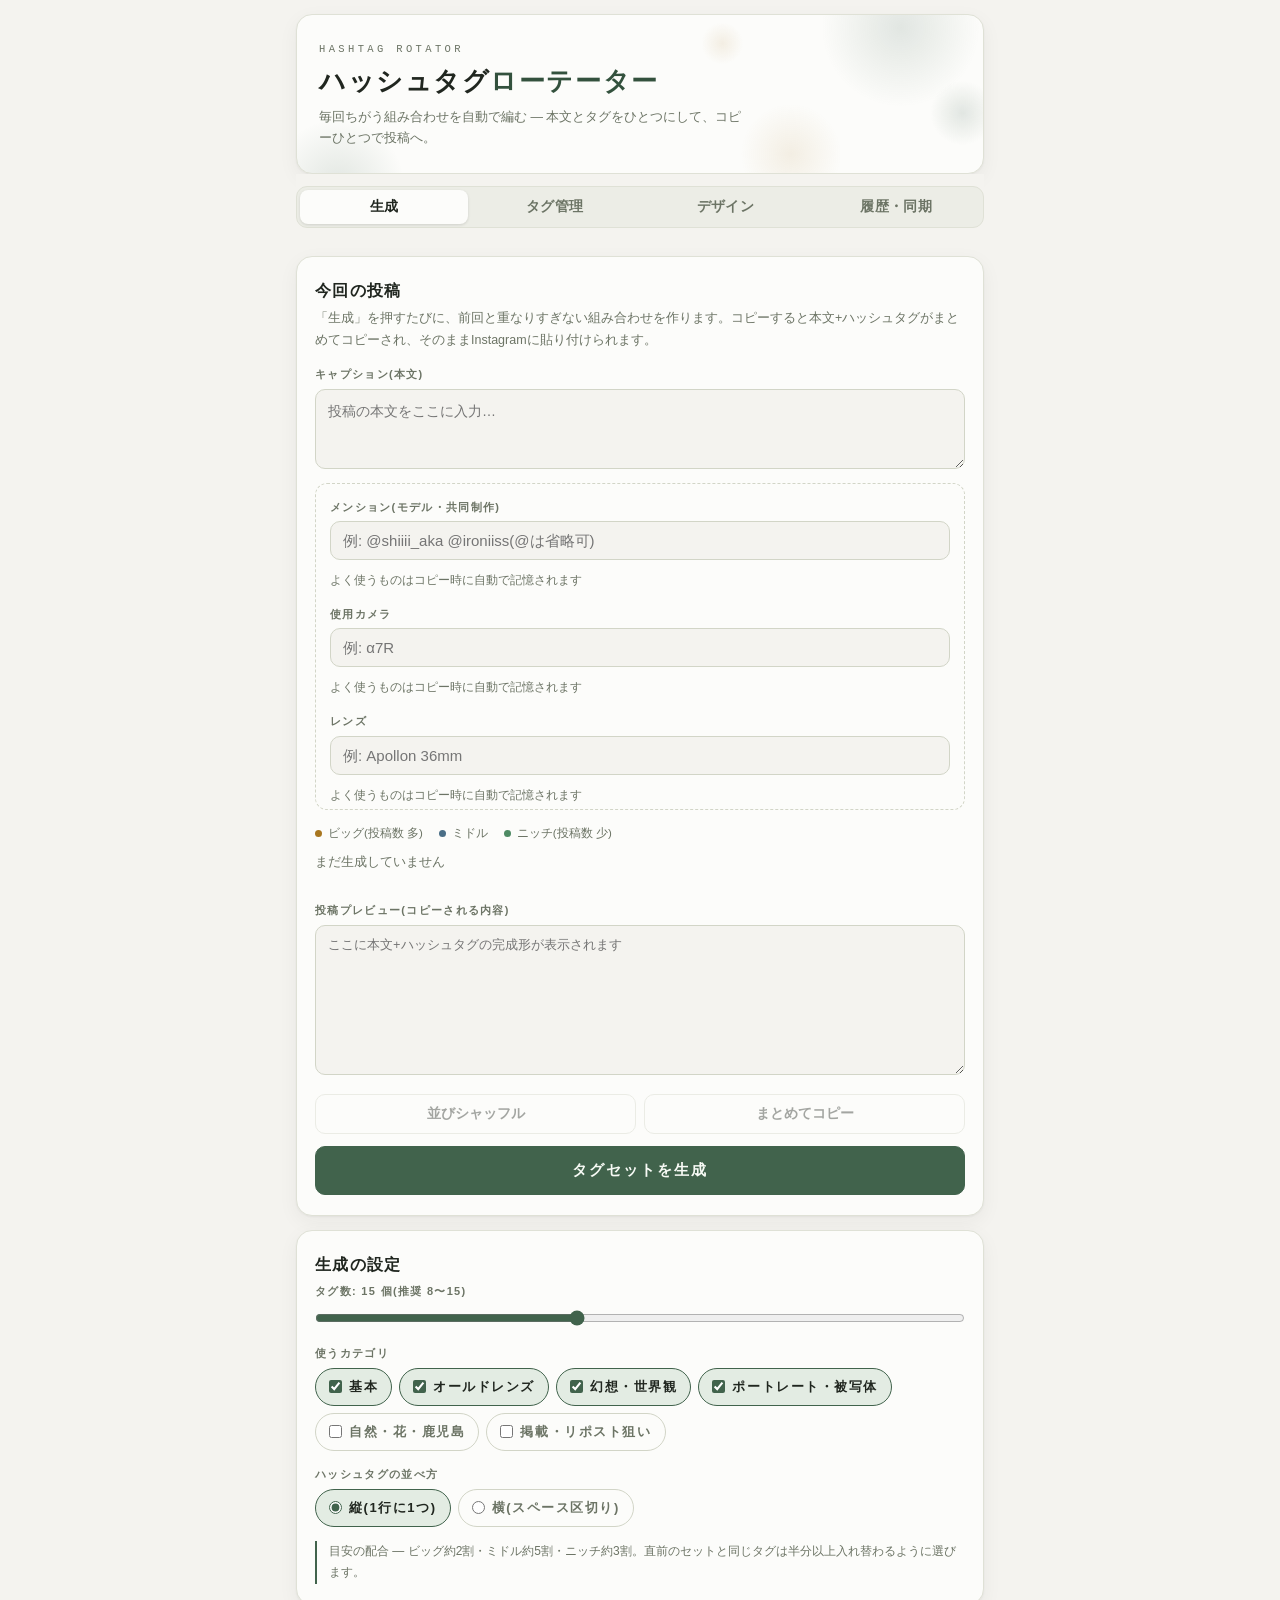
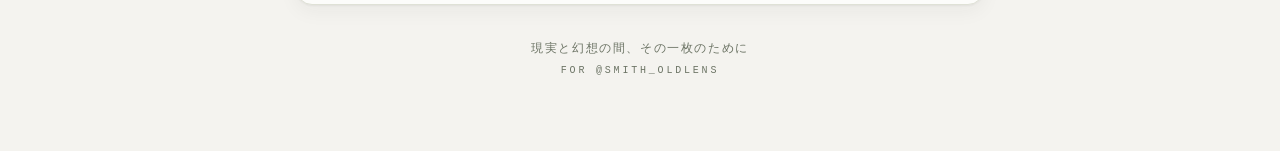
<file: hashtag-tool/index.html>
<!DOCTYPE html>
<html lang="ja">
<head>
<meta charset="utf-8">
<title>ハッシュタグローテーター</title>
<meta name="viewport" content="width=device-width, initial-scale=1, viewport-fit=cover">
<style>
:root{
  --bg:#F4F3EF; --surface:#FCFCFA; --surface2:#ECEDE6;
  --ink:#20261F; --muted:#6C7465; --line:#DFE1D6; --line2:#D2D5C7;
  --accent:#41634C; --accent-ink:#F7FAF5; --accent-soft:#E3ECE3; --accent-deep:#33513D;
  --big:#A8761F; --mid:#4A6E86; --niche:#4E8A63;
  --big-soft:rgba(168,118,31,.10); --mid-soft:rgba(74,110,134,.10); --niche-soft:rgba(78,138,99,.12);
  --danger:#A8443A;
  --shadow:0 1px 2px rgba(32,38,31,.05),0 6px 20px rgba(32,38,31,.05);
  --bokeh1:rgba(65,99,76,.14); --bokeh2:rgba(168,118,31,.10);
}
@media (prefers-color-scheme: dark){
  :root{
    --bg:#111511; --surface:#181E18; --surface2:#212823;
    --ink:#E7EAE2; --muted:#96A091; --line:#2A322A; --line2:#37413A;
    --accent:#A5C4AC; --accent-ink:#0F1811; --accent-soft:#20302A; --accent-deep:#BBD6C1;
    --big:#D9A45C; --mid:#8FB4CC; --niche:#8CC4A0;
    --big-soft:rgba(217,164,92,.12); --mid-soft:rgba(143,180,204,.12); --niche-soft:rgba(140,196,160,.13);
    --danger:#DE8078;
    --shadow:0 1px 2px rgba(0,0,0,.45),0 8px 24px rgba(0,0,0,.35);
    --bokeh1:rgba(165,196,172,.10); --bokeh2:rgba(217,164,92,.07);
  }
}
:root[data-theme="light"]{
  --bg:#F4F3EF; --surface:#FCFCFA; --surface2:#ECEDE6;
  --ink:#20261F; --muted:#6C7465; --line:#DFE1D6; --line2:#D2D5C7;
  --accent:#41634C; --accent-ink:#F7FAF5; --accent-soft:#E3ECE3; --accent-deep:#33513D;
  --big:#A8761F; --mid:#4A6E86; --niche:#4E8A63;
  --big-soft:rgba(168,118,31,.10); --mid-soft:rgba(74,110,134,.10); --niche-soft:rgba(78,138,99,.12);
  --danger:#A8443A;
  --shadow:0 1px 2px rgba(32,38,31,.05),0 6px 20px rgba(32,38,31,.05);
  --bokeh1:rgba(65,99,76,.14); --bokeh2:rgba(168,118,31,.10);
}
:root[data-theme="dark"]{
  --bg:#111511; --surface:#181E18; --surface2:#212823;
  --ink:#E7EAE2; --muted:#96A091; --line:#2A322A; --line2:#37413A;
  --accent:#A5C4AC; --accent-ink:#0F1811; --accent-soft:#20302A; --accent-deep:#BBD6C1;
  --big:#D9A45C; --mid:#8FB4CC; --niche:#8CC4A0;
  --big-soft:rgba(217,164,92,.12); --mid-soft:rgba(143,180,204,.12); --niche-soft:rgba(140,196,160,.13);
  --danger:#DE8078;
  --shadow:0 1px 2px rgba(0,0,0,.45),0 8px 24px rgba(0,0,0,.35);
  --bokeh1:rgba(165,196,172,.10); --bokeh2:rgba(217,164,92,.07);
}
*{box-sizing:border-box}
body{
  margin:0; background:var(--bg); color:var(--ink);
  font-family:"Hiragino Kaku Gothic ProN","Hiragino Sans","Noto Sans JP","Yu Gothic UI","Yu Gothic",sans-serif;
  font-size:15px; line-height:1.7;
  -webkit-text-size-adjust:100%;
}
.serif{font-family:"Hiragino Mincho ProN","Hiragino Mincho Pro","Yu Mincho","YuMincho","Noto Serif JP",serif}
.wrap{max-width:720px; margin:0 auto; padding:0 16px 72px}

/* ---------- ヘッダー: 玉ボケの光 ---------- */
header.app{
  position:relative; overflow:hidden;
  margin:14px 0 0; padding:26px 22px 24px;
  background:var(--surface); border:1px solid var(--line); border-radius:16px;
  box-shadow:var(--shadow);
}
header.app::before{
  content:""; position:absolute; inset:0; pointer-events:none;
  background:
    radial-gradient(circle 110px at 88% 8%,   var(--bokeh1), transparent 72%),
    radial-gradient(circle 70px  at 72% 88%,  var(--bokeh2), transparent 72%),
    radial-gradient(circle 46px  at 97% 62%,  var(--bokeh1), transparent 70%),
    radial-gradient(circle 30px  at 62% 18%,  var(--bokeh2), transparent 70%),
    radial-gradient(circle 90px  at 6% 108%,  var(--bokeh1), transparent 74%);
}
.brand{position:relative}
.brand .en{
  display:block; font-family:ui-monospace,"SF Mono",Menlo,Consolas,monospace;
  font-size:10.5px; letter-spacing:.32em; color:var(--muted); text-transform:uppercase; margin-bottom:6px;
}
.brand h1{
  margin:0; font-size:26px; font-weight:600; letter-spacing:.06em; line-height:1.3;
  font-family:"Hiragino Mincho ProN","Hiragino Mincho Pro","Yu Mincho","YuMincho","Noto Serif JP",serif;
  text-wrap:balance;
}
.brand h1 b{color:var(--accent-deep); font-weight:600}
.brand p{margin:8px 0 0; color:var(--muted); font-size:12.5px; max-width:34em}

/* ---------- タブ: セグメントコントロール ---------- */
nav.tabs{
  position:sticky; top:0; z-index:20;
  background:var(--bg); padding:12px 0 14px; margin-bottom:4px;
}
nav.tabs .seg{
  display:flex; gap:3px; padding:3px;
  background:var(--surface2); border:1px solid var(--line); border-radius:11px;
}
nav.tabs button{
  flex:1; border:none; background:transparent; color:var(--muted);
  padding:8px 4px; border-radius:8px; font-size:13.5px; font-weight:700;
  letter-spacing:.02em; cursor:pointer; font-family:inherit;
  transition:background .15s, color .15s;
}
nav.tabs button[aria-selected="true"]{background:var(--surface); color:var(--ink); box-shadow:0 1px 3px rgba(0,0,0,.12)}
nav.tabs button:focus-visible, button:focus-visible, input:focus-visible, select:focus-visible, textarea:focus-visible{
  outline:2px solid var(--accent); outline-offset:2px;
}
section.panel{display:none}
section.panel.active{display:block}

/* ---------- カード ---------- */
.card{
  background:var(--surface); border:1px solid var(--line); border-radius:16px;
  padding:20px 18px; margin:14px 0; box-shadow:var(--shadow);
}
.card h2{
  margin:0 0 4px; font-size:16px; font-weight:600; letter-spacing:.08em;
  font-family:"Hiragino Mincho ProN","Hiragino Mincho Pro","Yu Mincho","YuMincho","Noto Serif JP",serif;
}
.card .hint{margin:0 0 14px; color:var(--muted); font-size:12.5px}

/* ---------- フォーム ---------- */
.row{display:flex; gap:8px; align-items:center; flex-wrap:wrap}
.field{display:flex; flex-direction:column; gap:5px; margin-bottom:14px}
.field label, .iolabel{
  font-size:11px; font-weight:700; color:var(--muted); letter-spacing:.12em;
}
input[type=text], select, textarea{
  font-family:inherit; font-size:15px; color:var(--ink);
  background:var(--bg); border:1px solid var(--line2); border-radius:10px; padding:10px 12px; width:100%;
  transition:border-color .15s;
}
input[type=text]:focus, select:focus, textarea:focus{border-color:var(--accent)}
textarea{font-size:14px; min-height:110px; resize:vertical; line-height:1.7}
textarea#resultText, textarea#ioArea{font-family:ui-monospace,"SF Mono",Menlo,Consolas,monospace; font-size:12.5px}
select{appearance:none; -webkit-appearance:none;
  background-image:linear-gradient(45deg, transparent 50%, var(--muted) 50%),linear-gradient(135deg, var(--muted) 50%, transparent 50%);
  background-position:calc(100% - 16px) 50%, calc(100% - 11px) 50%;
  background-size:5px 5px; background-repeat:no-repeat; padding-right:30px;
}
input[type=range]{width:100%; accent-color:var(--accent); margin:4px 0}

/* ---------- ボタン ---------- */
button.btn{
  font-family:inherit; font-size:14px; font-weight:700; cursor:pointer;
  border:1px solid var(--line2); background:var(--surface); color:var(--ink);
  padding:10px 14px; border-radius:10px;
  transition:transform .08s, background .15s, border-color .15s;
}
button.btn:active{transform:scale(.98)}
button.btn:hover{border-color:var(--accent)}
button.btn.primary{
  background:var(--accent); border-color:var(--accent); color:var(--accent-ink);
  font-size:15px; letter-spacing:.14em; padding:14px 18px; width:100%;
}
button.btn.primary:hover{filter:brightness(1.06)}
button.btn.ghost{background:transparent}
button.btn.danger{color:var(--danger); border-color:var(--danger); background:transparent}
button.btn:disabled{opacity:.4; cursor:default; transform:none}
@media (prefers-reduced-motion: reduce){ button.btn, nav.tabs button{transition:none} button.btn:active{transform:none} }

/* ---------- チェック(カテゴリ・区切り) ---------- */
.checks{display:flex; flex-wrap:wrap; gap:7px}
.checks label{
  display:inline-flex; align-items:center; gap:7px; cursor:pointer;
  border:1px solid var(--line2); background:transparent; border-radius:999px;
  padding:7px 13px; font-size:13px; font-weight:600; color:var(--muted);
  transition:background .15s, border-color .15s, color .15s;
}
.checks label:has(input:checked){background:var(--accent-soft); border-color:var(--accent); color:var(--ink)}
.checks input{accent-color:var(--accent); margin:0}

/* ---------- 生成結果 ---------- */
.result-tags{display:flex; flex-wrap:wrap; gap:7px; margin:12px 0 16px}
.tagchip{
  display:inline-flex; align-items:center; gap:7px;
  font-family:ui-monospace,"SF Mono",Menlo,Consolas,monospace; font-size:12.5px;
  border:1px solid var(--line); border-radius:8px; padding:5px 10px;
}
.tagchip.big{background:var(--big-soft)} .tagchip.mid{background:var(--mid-soft)} .tagchip.niche{background:var(--niche-soft)}
.dot{display:inline-block; width:7px; height:7px; border-radius:50%; flex:none}
.dot.big{background:var(--big)} .dot.mid{background:var(--mid)} .dot.niche{background:var(--niche)}
.legend{display:flex; flex-wrap:wrap; gap:5px 16px; font-size:11.5px; color:var(--muted); margin-bottom:8px}
.legend span{display:inline-flex; align-items:center; gap:6px}
.stats{font-size:12.5px; color:var(--muted); margin:0 0 6px}
.stats b{color:var(--ink); font-variant-numeric:tabular-nums}
.credit{border:1px dashed var(--line2); border-radius:12px; padding:14px 14px 4px; margin:0 0 14px}
.chips-row{display:flex; flex-wrap:wrap; gap:6px; margin-top:6px}
.chips-row .pick{
  display:inline-flex; align-items:center; gap:5px; cursor:pointer;
  border:1px solid var(--line2); background:var(--surface2); color:var(--ink);
  border-radius:999px; padding:4px 6px 4px 11px; font-size:12.5px; font-family:inherit;
}
.chips-row .pick:hover{border-color:var(--accent)}
.chips-row .pick .rm,.chips-row .pick .edit,.chips-row .pick .save,.chips-row .pick .cancel{
  border:none; background:none; color:var(--muted); cursor:pointer; font-size:13px; line-height:1; padding:0 3px;
}
.chips-row .pick .edit:hover,.chips-row .pick .save:hover{color:var(--accent)}
.chips-row .pick .rm:hover,.chips-row .pick .cancel:hover{color:var(--danger)}
.chips-row .pick.editing{padding-left:11px; gap:2px}
.chips-row .pick .chipedit{
  width:8.5em; border:none; background:transparent; color:var(--ink);
  font-family:inherit; font-size:12.5px; padding:2px 0; border-bottom:1px solid var(--accent); border-radius:0;
}
.chips-row .pick .chipedit:focus{outline:none}
.chips-row .empty{font-size:11.5px; color:var(--muted)}
.preview-head{display:flex; align-items:baseline; justify-content:space-between; margin:6px 0 5px}
.actions{display:flex; gap:8px; margin-top:12px}
.actions .btn{flex:1}

/* ---------- タグ一覧 ---------- */
table.tags{width:100%; border-collapse:collapse; font-size:13.5px}
table.tags td{padding:8px 6px; border-top:1px solid var(--line); vertical-align:middle}
table.tags td.name{font-family:ui-monospace,"SF Mono",Menlo,Consolas,monospace; font-size:12.5px; word-break:break-all}
table.tags td.meta{color:var(--muted); font-size:11.5px; white-space:nowrap; text-align:right; font-variant-numeric:tabular-nums}
table.tags button.x{
  border:none; background:none; color:var(--muted); font-size:15px; cursor:pointer;
  padding:2px 8px; border-radius:6px; transition:color .15s;
}
table.tags button.x:hover{color:var(--danger)}
.scrollbox{overflow-x:auto}

/* ---------- 履歴 ---------- */
.hist{border-top:1px solid var(--line); padding:12px 0}
.hist:first-of-type{border-top:none; padding-top:2px}
.hist .when{font-size:11px; color:var(--muted); font-variant-numeric:tabular-nums; letter-spacing:.06em}
.hist .tags{font-family:ui-monospace,"SF Mono",Menlo,Consolas,monospace; font-size:12px; margin:5px 0 9px; word-break:break-all; color:var(--ink); line-height:1.8}

/* ---------- トースト・フッター ---------- */
#toast{
  position:fixed; left:50%; bottom:30px; transform:translateX(-50%) translateY(8px);
  background:var(--ink); color:var(--bg); font-size:13.5px; font-weight:700;
  padding:11px 20px; border-radius:999px; opacity:0; pointer-events:none;
  transition:opacity .2s, transform .2s; z-index:50; box-shadow:var(--shadow);
  max-width:calc(100vw - 48px); text-align:center;
}
#toast.show{opacity:1; transform:translateX(-50%) translateY(0)}
@media (prefers-reduced-motion: reduce){ #toast{transition:none} }
.note{font-size:12px; color:var(--muted); border-left:2px solid var(--accent); padding-left:12px; margin:14px 0 0; line-height:1.8}
footer.colophon{
  margin:34px 0 0; text-align:center; color:var(--muted); font-size:11.5px; letter-spacing:.14em;
  font-family:"Hiragino Mincho ProN","Hiragino Mincho Pro","Yu Mincho","YuMincho","Noto Serif JP",serif;
}
footer.colophon .en{font-family:ui-monospace,"SF Mono",Menlo,Consolas,monospace; font-size:10px; letter-spacing:.28em; text-transform:uppercase; display:block; margin-top:4px}

/* ---------- 背景写真レイヤー ---------- */
#bgLayer{
  position:fixed; inset:-24px; z-index:0; display:none; pointer-events:none;
  background-size:cover; background-position:center; background-repeat:no-repeat;
}
.wrap{position:relative; z-index:1}
body.has-bg .card,
body.has-bg header.app{
  background:color-mix(in srgb, var(--surface) 84%, transparent);
  -webkit-backdrop-filter:blur(9px); backdrop-filter:blur(9px);
}
body.has-bg nav.tabs{background:color-mix(in srgb, var(--bg) 72%, transparent); -webkit-backdrop-filter:blur(9px); backdrop-filter:blur(9px)}
body.has-bg nav.tabs .seg{background:color-mix(in srgb, var(--surface2) 80%, transparent)}

/* ---------- デザインタブ ---------- */
.swatches{display:flex; flex-wrap:wrap; gap:9px}
.swatches button{
  width:38px; height:38px; border-radius:50%; cursor:pointer; padding:0;
  border:2px solid var(--line2); position:relative; transition:transform .1s;
  background:var(--sw);
}
.swatches button:hover{transform:scale(1.08)}
.swatches button[aria-pressed="true"]{border-color:var(--ink); box-shadow:0 0 0 2px var(--bg),0 0 0 4px var(--ink)}
.swatches button span{position:absolute; inset:0; display:flex; align-items:center; justify-content:center; color:#fff; font-size:16px; opacity:0}
.swatches button[aria-pressed="true"] span{opacity:1; text-shadow:0 1px 2px rgba(0,0,0,.5)}
input[type=color]{
  width:52px; height:38px; padding:2px; border:1px solid var(--line2); border-radius:9px;
  background:var(--bg); cursor:pointer;
}
.mono-hint{font-family:ui-monospace,"SF Mono",Menlo,Consolas,monospace; font-size:12.5px; color:var(--muted)}
.filebtn{
  display:inline-flex; align-items:center; justify-content:center; gap:8px;
  padding:11px 16px; border-radius:10px; cursor:pointer; align-self:flex-start;
  border:1px solid var(--accent); color:var(--accent-deep); background:var(--accent-soft);
  font-size:14px; font-weight:700; letter-spacing:.04em;
}
.filebtn::before{content:"🖼"; font-size:15px}
.bgthumb{
  margin-top:10px; height:96px; border-radius:10px; border:1px solid var(--line2);
  background-size:cover; background-position:center;
}
</style>
</head>
<body>
<div id="bgLayer" aria-hidden="true"></div>
<div class="wrap">
  <header class="app">
    <div class="brand">
      <span class="en">Hashtag Rotator</span>
      <h1>ハッシュタグ<b>ローテーター</b></h1>
      <p>毎回ちがう組み合わせを自動で編む — 本文とタグをひとつにして、コピーひとつで投稿へ。</p>
    </div>
  </header>

  <nav class="tabs" role="tablist">
    <div class="seg">
      <button role="tab" aria-selected="true" data-tab="gen">生成</button>
      <button role="tab" aria-selected="false" data-tab="manage">タグ管理</button>
      <button role="tab" aria-selected="false" data-tab="design">デザイン</button>
      <button role="tab" aria-selected="false" data-tab="sync">履歴・同期</button>
    </div>
  </nav>

  <!-- ============ 生成 ============ -->
  <section class="panel active" id="panel-gen">
    <div class="card">
      <h2>今回の投稿</h2>
      <p class="hint">「生成」を押すたびに、前回と重なりすぎない組み合わせを作ります。コピーすると本文+ハッシュタグがまとめてコピーされ、そのままInstagramに貼り付けられます。</p>
      <div class="field">
        <label for="caption">キャプション(本文)</label>
        <textarea id="caption" placeholder="投稿の本文をここに入力…" style="min-height:80px"></textarea>
      </div>
      <div class="credit">
        <div class="field">
          <label for="mentions">メンション(モデル・共同制作)</label>
          <input type="text" id="mentions" placeholder="例: @shiiii_aka @ironiiss(@は省略可)">
          <div class="chips-row" id="mentionChips"></div>
        </div>
        <div class="field">
          <label for="camera">使用カメラ</label>
          <input type="text" id="camera" placeholder="例: α7R">
          <div class="chips-row" id="cameraChips"></div>
        </div>
        <div class="field" style="margin-bottom:0">
          <label for="lens">レンズ</label>
          <input type="text" id="lens" placeholder="例: Apollon 36mm">
          <div class="chips-row" id="lensChips"></div>
        </div>
      </div>
      <div class="legend">
        <span><i class="dot big"></i>ビッグ(投稿数 多)</span>
        <span><i class="dot mid"></i>ミドル</span>
        <span><i class="dot niche"></i>ニッチ(投稿数 少)</span>
      </div>
      <p class="stats" id="genStats">まだ生成していません</p>
      <div class="result-tags" id="resultChips"></div>
      <div class="preview-head">
        <span class="iolabel">投稿プレビュー(コピーされる内容)</span>
      </div>
      <textarea id="resultText" readonly placeholder="ここに本文+ハッシュタグの完成形が表示されます" style="min-height:150px"></textarea>
      <div class="actions">
        <button class="btn" id="btnShuffle" disabled>並びシャッフル</button>
        <button class="btn" id="btnCopy" disabled>まとめてコピー</button>
      </div>
      <div class="actions">
        <button class="btn primary" id="btnGenerate">タグセットを生成</button>
      </div>
    </div>

    <div class="card">
      <h2>生成の設定</h2>
      <div class="field">
        <label for="cntRange">タグ数: <span id="cntLabel">12</span> 個(推奨 8〜15)</label>
        <input type="range" id="cntRange" min="5" max="30" value="12">
      </div>
      <div class="field">
        <label>使うカテゴリ</label>
        <div class="checks" id="catChecks"></div>
      </div>
      <div class="field">
        <label>ハッシュタグの並べ方</label>
        <div class="checks" id="sepChecks">
          <label><input type="radio" name="sep" value="newline" checked>縦(1行に1つ)</label>
          <label><input type="radio" name="sep" value="space">横(スペース区切り)</label>
        </div>
      </div>
      <p class="note">目安の配合 — ビッグ約2割・ミドル約5割・ニッチ約3割。直前のセットと同じタグは半分以上入れ替わるように選びます。</p>
    </div>
  </section>

  <!-- ============ タグ管理 ============ -->
  <section class="panel" id="panel-manage">
    <div class="card">
      <h2>タグを追加</h2>
      <div class="field"><label for="addName">タグ(#は省略可・スペース区切りで複数可)</label>
        <input type="text" id="addName" placeholder="例: 風景写真 landscapephotography"></div>
      <div class="row">
        <select id="addSize" style="flex:1">
          <option value="big">ビッグ(数十万件〜)</option>
          <option value="mid" selected>ミドル(数万件)</option>
          <option value="niche">ニッチ(〜数千件)</option>
        </select>
        <select id="addCat" style="flex:1"></select>
        <button class="btn" id="btnAdd">追加</button>
      </div>
      <div class="row" style="margin-top:10px">
        <input type="text" id="newCat" placeholder="新しいカテゴリ名" style="flex:1">
        <button class="btn ghost" id="btnAddCat">カテゴリ追加</button>
      </div>
    </div>

    <div class="card">
      <h2>タグ一覧 <span id="tagCount" style="color:var(--muted);font-weight:600;font-size:12px"></span></h2>
      <div class="row" style="margin-bottom:10px">
        <input type="text" id="q" placeholder="検索…" style="flex:2">
        <select id="sortBy" style="flex:1">
          <option value="name">名前順</option>
          <option value="size">サイズ順</option>
          <option value="used">使用回数順</option>
        </select>
      </div>
      <div class="checks" id="filterCats" style="margin-bottom:8px"></div>
      <div class="scrollbox"><table class="tags"><tbody id="tagRows"></tbody></table></div>
    </div>
  </section>

  <!-- ============ デザイン ============ -->
  <section class="panel" id="panel-design">
    <div class="card">
      <h2>テーマカラー</h2>
      <p class="hint">アクセントカラーを変えると、ボタンや見出し、選択中の色が変わります。</p>
      <div class="field">
        <label>プリセット</label>
        <div class="swatches" id="paletteSwatches"></div>
      </div>
      <div class="field">
        <label for="accentPicker">好きな色を選ぶ</label>
        <div class="row">
          <input type="color" id="accentPicker" aria-label="アクセントカラー">
          <span id="accentHex" class="mono-hint">—</span>
          <button class="btn ghost" id="btnAccentReset" style="margin-left:auto">標準に戻す</button>
        </div>
      </div>
    </div>

    <div class="card">
      <h2>背景の写真</h2>
      <p class="hint">お気に入りの1枚を薄く敷けます。写真は端末内だけで処理され、外部には送られません。</p>
      <div class="field">
        <label id="bgFileLabel" for="bgFile" class="filebtn">写真を選ぶ</label>
        <input type="file" id="bgFile" accept="image/*" style="position:absolute;width:1px;height:1px;opacity:0;overflow:hidden">
        <div id="bgThumb" class="bgthumb" hidden></div>
      </div>
      <div class="field" id="bgOpacityField" hidden>
        <label for="bgOpacity">濃さ: <span id="bgOpacityLabel"></span></label>
        <input type="range" id="bgOpacity" min="5" max="60" step="1">
      </div>
      <div class="field" id="bgBlurField" hidden>
        <label for="bgBlur">ぼかし: <span id="bgBlurLabel"></span></label>
        <input type="range" id="bgBlur" min="0" max="14" step="1">
      </div>
      <div class="actions" id="bgRemoveWrap" hidden>
        <button class="btn danger" id="btnBgRemove">背景写真を外す</button>
      </div>
      <p class="note">写真は各端末に保存されます(データの書き出し/取り込みには含まれません)。読み込み時に自動で縮小するので容量は軽めです。</p>
    </div>
  </section>

  <!-- ============ 履歴・同期 ============ -->
  <section class="panel" id="panel-sync">
    <div class="card">
      <h2>生成履歴</h2>
      <p class="hint">直近20件。同じセットの使い回しチェックにも使えます。</p>
      <div id="histList"><p class="hint">まだ履歴はありません。</p></div>
    </div>
    <div class="card">
      <h2>スマホ ⇄ PC のデータ共有</h2>
      <p class="hint">データはこの端末のブラウザに保存されます。別の端末へは、書き出したテキストを貼り付けて取り込んでください(LINEやメモの共有でOK)。</p>
      <div class="actions">
        <button class="btn" id="btnExport">書き出し(コピー)</button>
        <button class="btn" id="btnImport">貼り付けて取り込み</button>
      </div>
      <textarea id="ioArea" placeholder="取り込み: ここに書き出したテキストを貼り付けて「取り込み」を押す"></textarea>
      <div class="actions">
        <button class="btn danger" id="btnReset">初期データに戻す</button>
      </div>
    </div>
  </section>

  <footer class="colophon">
    現実と幻想の間、その一枚のために
    <span class="en">for @smith_oldlens</span>
  </footer>
</div>
<div id="toast" role="status"></div>

<script>
"use strict";
/* ---------- 初期データ ---------- */
const PRESET = {
  cats: ["基本","オールドレンズ","幻想・世界観","ポートレート・被写体","自然・花・鹿児島","掲載・リポスト狙い"],
  tags: [
    // 基本(コミュニティ系)
    ["写真好きな人と繋がりたい","big","基本"],["ファインダー越しの私の世界","big","基本"],
    ["カメラ好きな人と繋がりたい","big","基本"],["photography","big","基本"],
    ["キリトリセカイ","mid","基本"],["その瞬間に物語を","mid","基本"],
    ["写真撮ってる人と繋がりたい","mid","基本"],["レンズ越しの私の世界","mid","基本"],
    ["写真で伝えたい私の世界","mid","基本"],["私の写真もっと広まれ","niche","基本"],
    ["写真好きさんと繋がりたい","niche","基本"],
    // オールドレンズ
    ["オールドレンズ","big","オールドレンズ"],["oldlens","big","オールドレンズ"],
    ["オールドレンズに恋をした","mid","オールドレンズ"],["オールドレンズの世界","mid","オールドレンズ"],
    ["オールドレンズ部","mid","オールドレンズ"],["オールドレンズ写真","mid","オールドレンズ"],
    ["vintagelens","mid","オールドレンズ"],["ぐるぐるボケ","niche","オールドレンズ"],
    ["バブルボケ","niche","オールドレンズ"],["プロジェクションレンズ","niche","オールドレンズ"],
    ["プロジェクターレンズ","niche","オールドレンズ"],["projectorlens","niche","オールドレンズ"],
    ["apollon","niche","オールドレンズ"],["オールドレンズのある生活","niche","オールドレンズ"],
    ["レンズ沼","niche","オールドレンズ"],["マニュアルフォーカス","niche","オールドレンズ"],
    // 幻想・世界観(エモ・作風)
    ["エモい","big","幻想・世界観"],["幻想的な写真","mid","幻想・世界観"],
    ["世界観のある写真","mid","幻想・世界観"],["物語のある写真","mid","幻想・世界観"],
    ["ノスタルジー","mid","幻想・世界観"],["儚い写真","mid","幻想・世界観"],
    ["幻想的な世界","mid","幻想・世界観"],["夢のような世界","niche","幻想・世界観"],
    ["詩的な写真","niche","幻想・世界観"],["現実と幻想の間","niche","幻想・世界観"],
    ["静かな写真","niche","幻想・世界観"],["余白のある写真","niche","幻想・世界観"],
    // ポートレート・被写体
    ["ポートレート","big","ポートレート・被写体"],["portrait","big","ポートレート・被写体"],
    ["被写体","big","ポートレート・被写体"],["ポートレート撮影","mid","ポートレート・被写体"],
    ["portraitphotography","mid","ポートレート・被写体"],["ポトレのセカイ","mid","ポートレート・被写体"],
    ["ポトレ","mid","ポートレート・被写体"],["被写体さんと繋がりたい","mid","ポートレート・被写体"],
    ["ポートレートしま専科","niche","ポートレート・被写体"],["白いワンピース","niche","ポートレート・被写体"],
    ["portrait_shot","niche","ポートレート・被写体"],["被写体さん募集","niche","ポートレート・被写体"],
    // 自然・花・鹿児島
    ["桜","big","自然・花・鹿児島"],["鹿児島","big","自然・花・鹿児島"],
    ["kagoshima","mid","自然・花・鹿児島"],["菜の花","mid","自然・花・鹿児島"],
    ["桜フォト","mid","自然・花・鹿児島"],["花のある風景","mid","自然・花・鹿児島"],
    ["森の中","mid","自然・花・鹿児島"],["鹿児島写真部","niche","自然・花・鹿児島"],
    ["椿","niche","自然・花・鹿児島"],["鹿児島観光","niche","自然・花・鹿児島"],
    ["九州写真部","niche","自然・花・鹿児島"],["苔むした森","niche","自然・花・鹿児島"],
    // 掲載・リポスト狙い(メディア/フィーチャー系)
    ["tokyocameraclub","big","掲載・リポスト狙い"],["igersjp","big","掲載・リポスト狙い"],
    ["genic_mag","mid","掲載・リポスト狙い"],["nicostop","mid","掲載・リポスト狙い"],
    ["photo_jpn","mid","掲載・リポスト狙い"],["team_jp_","mid","掲載・リポスト狙い"],
    ["ig_japan","mid","掲載・リポスト狙い"],["daily_photo_jpn","mid","掲載・リポスト狙い"],
    ["lovers_nippon","mid","掲載・リポスト狙い"],["indies_gram","mid","掲載・リポスト狙い"],
    ["pashadelic","niche","掲載・リポスト狙い"],["portrait_perfection","mid","掲載・リポスト狙い"],
    ["pursuitofportraits","mid","掲載・リポスト狙い"],["hubsplanet","niche","掲載・リポスト狙い"],
  ]
};
const KEY = "hashrotate.v2";
const SIZE_LABEL = {big:"ビッグ", mid:"ミドル", niche:"ニッチ"};
const SIZE_ORDER = {big:0, mid:1, niche:2};

function freshState(){
  return {
    tags: PRESET.tags.map(([name,size,cat],i)=>({id:i+1, name, size, cat, used:0})),
    cats: PRESET.cats.slice(),
    history: [],
    settings: {count:15, sep:"newline", activeCats:["基本","オールドレンズ","幻想・世界観","ポートレート・被写体"], nextId: PRESET.tags.length+1,
               accent:null, bgOpacity:22, bgBlur:3, hasBg:false},
    caption: "",
    credit: {camera:"", lens:"", mentions:""},
    creditSaved: {cameras:[], lenses:[], mentions:[]},
    current: null
  };
}
let S;
try{ S = JSON.parse(localStorage.getItem(KEY)) || freshState(); }
catch(e){ S = freshState(); }
if(!S.tags || !S.cats) S = freshState();
if(S.caption === undefined) S.caption = "";
if(!S.settings.sepMigrated){ S.settings.sep = "newline"; S.settings.sepMigrated = 1; } // 縦並びを新デフォルトに
if(S.settings.accent === undefined) S.settings.accent = null;
if(S.settings.bgOpacity === undefined) S.settings.bgOpacity = 22;
if(S.settings.bgBlur === undefined) S.settings.bgBlur = 3;
if(S.settings.hasBg === undefined) S.settings.hasBg = false;
if(!S.credit) S.credit = {camera:"", lens:"", mentions:""};
if(!S.creditSaved) S.creditSaved = {cameras:[], lenses:[], mentions:[]};

function save(){ try{ localStorage.setItem(KEY, JSON.stringify(S)); }catch(e){} }

/* 背景写真は容量が大きいので別キーに保存(毎回の保存でJSONを肥大させない) */
const BG_KEY = "hashrotate.bg";
let bgData = null;
try{ bgData = localStorage.getItem(BG_KEY) || null; }catch(e){}
function saveBg(){
  try{ if(bgData){ localStorage.setItem(BG_KEY, bgData); } else { localStorage.removeItem(BG_KEY); } return true; }
  catch(e){ return false; }
}

/* ---------- ユーティリティ ---------- */
const $ = s => document.querySelector(s);
function toast(msg){
  const t = $("#toast"); t.textContent = msg; t.classList.add("show");
  clearTimeout(toast._h); toast._h = setTimeout(()=>t.classList.remove("show"), 1800);
}
function esc(s){ return s.replace(/[&<>"']/g, c=>({"&":"&amp;","<":"&lt;",">":"&gt;",'"':"&quot;","'":"&#39;"}[c])); }
function shuffle(a){
  for(let i=a.length-1;i>0;i--){ const j=Math.floor(Math.random()*(i+1)); [a[i],a[j]]=[a[j],a[i]]; }
  return a;
}
async function copyText(text){
  try{ await navigator.clipboard.writeText(text); return true; }
  catch(e){
    const ta=document.createElement("textarea"); ta.value=text; ta.style.position="fixed"; ta.style.opacity="0";
    document.body.appendChild(ta); ta.select();
    let ok=false; try{ ok=document.execCommand("copy"); }catch(_){}
    ta.remove(); return ok;
  }
}
function fmt(tags){ return tags.map(t=>"#"+t).join(S.settings.sep==="newline" ? "\n" : " "); }
function mentionTokens(){
  return (S.credit.mentions||"").split(/[\s,、]+/).filter(Boolean).map(m=>m.replace(/^@+/,""));
}
function mentionText(){ const t=mentionTokens(); return t.length ? t.map(m=>"@"+m).join(" ") : ""; }
function gearText(){ const c=(S.credit.camera||"").trim(), l=(S.credit.lens||"").trim(); return [c,l].filter(Boolean).join(" + "); }
function fullText(){
  const cap = (S.caption || "").trim();
  const credit = [mentionText(), gearText()].filter(Boolean).join("\n");
  const tags = fmt(S.current || []);
  return [cap, credit, tags].filter(Boolean).join("\n\n");
}

/* ---------- テーマカラー ---------- */
const PALETTES = [
  {name:"森",   hex:null},        // 標準(手調整のデフォルト)
  {name:"夕景", hex:"#B5622B"},
  {name:"桜",   hex:"#AF6A86"},
  {name:"蒼",   hex:"#3E6E8E"},
  {name:"苔金", hex:"#897F33"},
  {name:"藤",   hex:"#6E5A93"},
  {name:"墨",   hex:"#4B4B4B"},
];
function isDark(){
  const t = document.documentElement.getAttribute("data-theme");
  if(t==="dark") return true;
  if(t==="light") return false;
  return window.matchMedia && matchMedia("(prefers-color-scheme: dark)").matches;
}
function hexToRgb(h){ h=h.replace("#",""); if(h.length===3) h=h.split("").map(c=>c+c).join(""); return [parseInt(h.slice(0,2),16),parseInt(h.slice(2,4),16),parseInt(h.slice(4,6),16)]; }
function toHex(r,g,b){ const f=x=>Math.max(0,Math.min(255,Math.round(x))).toString(16).padStart(2,"0"); return "#"+f(r)+f(g)+f(b); }
function mixHex(a,b,t){ const A=hexToRgb(a),B=hexToRgb(b); return toHex(A[0]+(B[0]-A[0])*t,A[1]+(B[1]-A[1])*t,A[2]+(B[2]-A[2])*t); }
function luma(h){ const c=hexToRgb(h).map(v=>{v/=255; return v<=.03928?v/12.92:Math.pow((v+.055)/1.055,2.4);}); return .2126*c[0]+.7152*c[1]+.0722*c[2]; }
function applyAccent(){
  const st = document.documentElement.style;
  const acc = S.settings.accent;
  if(!acc){ ["--accent","--accent-deep","--accent-soft","--accent-ink"].forEach(v=>st.removeProperty(v)); return; }
  const dark = isDark();
  const shown = dark ? mixHex(acc,"#ffffff",0.20) : acc;      // 暗色テーマでは少し明るく
  st.setProperty("--accent", shown);
  st.setProperty("--accent-deep", dark ? mixHex(shown,"#ffffff",0.15) : mixHex(acc,"#000000",0.20));
  st.setProperty("--accent-soft", `color-mix(in srgb, ${shown} ${dark?24:16}%, transparent)`);
  st.setProperty("--accent-ink", luma(shown) > 0.45 ? "#17201a" : "#ffffff");
}
if(window.matchMedia){
  try{ matchMedia("(prefers-color-scheme: dark)").addEventListener("change", applyAccent); }catch(e){}
}
new MutationObserver(applyAccent).observe(document.documentElement, {attributes:true, attributeFilter:["data-theme"]});

/* ---------- 背景写真 ---------- */
function applyBg(){
  const layer = $("#bgLayer");
  if(bgData && S.settings.hasBg){
    layer.style.backgroundImage = `url("${bgData}")`;
    layer.style.opacity = (S.settings.bgOpacity/100).toFixed(2);
    layer.style.filter = `blur(${S.settings.bgBlur}px)`;
    layer.style.display = "block";
    document.body.classList.add("has-bg");
  }else{
    layer.style.backgroundImage = "none";
    layer.style.display = "none";
    document.body.classList.remove("has-bg");
  }
}
function downscaleToDataURL(file, cb){
  const reader = new FileReader();
  reader.onload = () => {
    const img = new Image();
    img.onload = () => {
      const max = 1600;
      let w = img.naturalWidth, h = img.naturalHeight;
      const scale = Math.min(1, max/Math.max(w,h));
      w = Math.round(w*scale); h = Math.round(h*scale);
      const c = document.createElement("canvas"); c.width=w; c.height=h;
      c.getContext("2d").drawImage(img,0,0,w,h);
      try{ cb(c.toDataURL("image/jpeg",0.72)); }catch(e){ cb(null); }
    };
    img.onerror = () => cb(null);
    img.src = reader.result;
  };
  reader.onerror = () => cb(null);
  reader.readAsDataURL(file);
}

/* ---------- 生成ロジック ---------- */
function weightedPick(pool, n, avoid){
  // avoid: 直前セットのタグ名Set。使用回数が少ないほど・直前に使っていないほど選ばれやすい
  const picked = [];
  const cand = pool.slice();
  while(picked.length < n && cand.length){
    let total = 0;
    const ws = cand.map(t=>{
      let w = 1/(1 + t.used*0.5);
      if(avoid.has(t.name)) w *= 0.25;
      total += w; return w;
    });
    let r = Math.random()*total, idx = 0;
    for(let i=0;i<ws.length;i++){ r -= ws[i]; if(r<=0){ idx=i; break; } }
    picked.push(cand[idx]); cand.splice(idx,1);
  }
  return picked;
}
function generate(){
  const active = S.settings.activeCats.length ? S.settings.activeCats : S.cats;
  const pool = S.tags.filter(t=>active.includes(t.cat));
  if(pool.length < 3){ toast("タグが足りません。カテゴリを選ぶかタグを追加してください"); return; }
  const N = Math.min(S.settings.count, pool.length);
  const prev = new Set([...(S.history[0] ? S.history[0].tags : []), ...(S.current || [])]);
  const bySize = {big:[], mid:[], niche:[]};
  pool.forEach(t=>bySize[t.size].push(t));
  // 配合: ビッグ25% / ニッチ30% / 残りミドル
  let nBig = Math.min(Math.round(N*0.25), bySize.big.length);
  let nNiche = Math.min(Math.round(N*0.30), bySize.niche.length);
  let nMid = Math.min(N - nBig - nNiche, bySize.mid.length);
  let picked = [
    ...weightedPick(bySize.big, nBig, prev),
    ...weightedPick(bySize.mid, nMid, prev),
    ...weightedPick(bySize.niche, nNiche, prev),
  ];
  if(picked.length < N){ // 端数はサイズ問わず補充
    const names = new Set(picked.map(t=>t.name));
    picked = picked.concat(weightedPick(pool.filter(t=>!names.has(t.name)), N-picked.length, prev));
  }
  shuffle(picked);
  S.current = picked.map(t=>t.name);
  save();
  renderResult();
  const ov = overlap(S.current, S.history[0] ? S.history[0].tags : []);
  $("#genStats").innerHTML = `<b>${S.current.length}</b> 個 — 前回との重複 <b>${ov}%</b>`;
}
function overlap(a, b){
  if(!b || !b.length) return 0;
  const B = new Set(b);
  return Math.round(a.filter(x=>B.has(x)).length / a.length * 100);
}

/* ---------- 描画 ---------- */
function tagByName(name){ return S.tags.find(t=>t.name===name); }
function renderResult(){
  const chips = $("#resultChips");
  if(!S.current || !S.current.length){
    chips.innerHTML=""; $("#resultText").value="";
    $("#btnCopy").disabled = $("#btnShuffle").disabled = true; return;
  }
  chips.innerHTML = S.current.map(n=>{
    const t = tagByName(n), size = t ? t.size : "mid";
    return `<span class="tagchip ${size}"><i class="dot ${size}"></i>#${esc(n)}</span>`;
  }).join("");
  $("#resultText").value = fullText();
  $("#btnCopy").disabled = $("#btnShuffle").disabled = false;
}
function renderCatChecks(){
  $("#catChecks").innerHTML = S.cats.map(c=>
    `<label><input type="checkbox" value="${esc(c)}" ${S.settings.activeCats.includes(c)?"checked":""}>${esc(c)}</label>`
  ).join("");
  $("#catChecks").querySelectorAll("input").forEach(el=>el.addEventListener("change", ()=>{
    S.settings.activeCats = [...$("#catChecks").querySelectorAll("input:checked")].map(i=>i.value);
    save();
  }));
  $("#addCat").innerHTML = S.cats.map(c=>`<option>${esc(c)}</option>`).join("");
  $("#filterCats").innerHTML = `<label><input type="radio" name="fc" value="" checked>すべて</label>` +
    S.cats.map(c=>`<label><input type="radio" name="fc" value="${esc(c)}">${esc(c)}</label>`).join("");
  $("#filterCats").querySelectorAll("input").forEach(el=>el.addEventListener("change", renderTagList));
}
function renderTagList(){
  const q = $("#q").value.trim().toLowerCase();
  const fc = ($("#filterCats input:checked")||{}).value || "";
  const sort = $("#sortBy").value;
  let list = S.tags.filter(t=>(!fc || t.cat===fc) && (!q || t.name.toLowerCase().includes(q)));
  if(sort==="name") list.sort((a,b)=>a.name.localeCompare(b.name,"ja"));
  else if(sort==="size") list.sort((a,b)=>SIZE_ORDER[a.size]-SIZE_ORDER[b.size] || a.name.localeCompare(b.name,"ja"));
  else list.sort((a,b)=>b.used-a.used);
  $("#tagCount").textContent = `(${list.length} / ${S.tags.length})`;
  $("#tagRows").innerHTML = list.map(t=>`<tr>
    <td style="width:14px"><i class="dot ${t.size}" style="display:inline-block"></i></td>
    <td class="name">#${esc(t.name)}</td>
    <td class="meta">${esc(t.cat)} · ${SIZE_LABEL[t.size]} · ${t.used}回</td>
    <td style="width:28px"><button class="x" data-id="${t.id}" aria-label="削除">×</button></td>
  </tr>`).join("");
  $("#tagRows").querySelectorAll("button.x").forEach(b=>b.addEventListener("click", ()=>{
    S.tags = S.tags.filter(t=>t.id!==Number(b.dataset.id));
    save(); renderTagList();
  }));
}
function renderHistory(){
  const el = $("#histList");
  if(!S.history.length){ el.innerHTML = `<p class="hint">まだ履歴はありません。</p>`; return; }
  el.innerHTML = S.history.map((h,i)=>`<div class="hist">
    <div class="when">${esc(h.when)}${i<S.history.length-1?` — 次と重複 ${overlap(h.tags,S.history[i+1].tags)}%`:""}</div>
    <div class="tags">${h.tags.map(t=>"#"+esc(t)).join(" ")}</div>
    <button class="btn ghost" data-i="${i}" style="font-size:12.5px;padding:5px 12px">これをコピー</button>
  </div>`).join("");
  el.querySelectorAll("button").forEach(b=>b.addEventListener("click", async ()=>{
    const h = S.history[Number(b.dataset.i)];
    if(await copyText(fmt(h.tags))) toast("コピーしました");
  }));
}

function renderDesign(){
  // パレットのスウォッチ
  const cur = S.settings.accent;
  $("#paletteSwatches").innerHTML = PALETTES.map((p,i)=>{
    const col = p.hex || "#41634C";
    const on = (p.hex||null) === (cur||null);
    return `<button data-i="${i}" aria-pressed="${on}" title="${esc(p.name)}" style="--sw:${col}"><span>✓</span></button>`;
  }).join("");
  $("#paletteSwatches").querySelectorAll("button").forEach(b=>b.addEventListener("click", ()=>{
    S.settings.accent = PALETTES[Number(b.dataset.i)].hex || null;
    save(); applyAccent(); renderDesign();
  }));
  // カラーピッカー
  $("#accentPicker").value = cur || "#41634C";
  $("#accentHex").textContent = cur ? cur.toUpperCase() : "標準(森)";
  // 背景写真
  const has = !!(bgData && S.settings.hasBg);
  $("#bgThumb").hidden = !has;
  if(has) $("#bgThumb").style.backgroundImage = `url("${bgData}")`;
  $("#bgFileLabel").textContent = has ? "別の写真に変える" : "写真を選ぶ";
  ["#bgOpacityField","#bgBlurField","#bgRemoveWrap"].forEach(s=>{ $(s).hidden = !has; });
  $("#bgOpacity").value = S.settings.bgOpacity; $("#bgOpacityLabel").textContent = S.settings.bgOpacity + "%";
  $("#bgBlur").value = S.settings.bgBlur; $("#bgBlurLabel").textContent = S.settings.bgBlur + "px";
}

let editingChip = null; // {mode, value}
function renderCredit(){
  $("#camera").value = S.credit.camera || "";
  $("#lens").value = S.credit.lens || "";
  $("#mentions").value = S.credit.mentions || "";
  const pre = m => m==="mention" ? "@" : "";
  const chipRow = (elId, list, mode) => {
    const el = $(elId);
    if(!list.length){ el.innerHTML = `<span class="empty">よく使うものはコピー時に自動で記憶されます</span>`; return; }
    el.innerHTML = list.map(v=>{
      if(editingChip && editingChip.mode===mode && editingChip.value===v){
        return `<span class="pick editing">${esc(pre(mode))}<input type="text" class="chipedit" value="${esc(v)}" aria-label="編集"><button type="button" class="save" data-v="${esc(v)}" aria-label="保存">✓</button><button type="button" class="cancel" aria-label="取消">✗</button></span>`;
      }
      return `<span class="pick"><button type="button" class="fill" data-v="${esc(v)}">${esc(pre(mode)+v)}</button><button type="button" class="edit" data-v="${esc(v)}" aria-label="編集">✎</button><button type="button" class="rm" data-v="${esc(v)}" aria-label="記憶から削除">×</button></span>`;
    }).join("");
    el.querySelectorAll(".fill").forEach(b=>b.addEventListener("click", ()=>{
      const v = b.dataset.v;
      if(mode==="mention"){ const cur=mentionTokens(); if(!cur.includes(v)){ cur.push(v); S.credit.mentions = cur.map(x=>"@"+x).join(" "); } }
      else if(mode==="camera"){ S.credit.camera = v; }
      else { S.credit.lens = v; }
      save(); renderCredit(); if(S.current && S.current.length) $("#resultText").value = fullText();
    }));
    el.querySelectorAll(".edit").forEach(b=>b.addEventListener("click", ()=>{
      editingChip = {mode, value:b.dataset.v}; renderCredit();
      const inp = el.querySelector(".chipedit"); if(inp){ inp.focus(); inp.select(); }
    }));
    el.querySelectorAll(".rm").forEach(b=>b.addEventListener("click", ()=>{
      const i=list.indexOf(b.dataset.v); if(i>=0) list.splice(i,1); save(); renderCredit();
    }));
    const commit = (oldV, inp) => {
      const nv = inp.value.trim().replace(/^@+/,"");
      const i = list.indexOf(oldV);
      if(nv){
        const dup = list.indexOf(nv);
        if(dup>=0 && dup!==i) list.splice(dup,1);       // 既存と重複したらまとめる
        const at = list.indexOf(oldV);
        if(at>=0) list[at] = nv;
      }else{
        if(i>=0) list.splice(i,1);                       // 空にしたら削除
      }
      editingChip = null; save(); renderCredit();
    };
    el.querySelectorAll(".pick.editing").forEach(span=>{
      const inp = span.querySelector(".chipedit");
      const oldV = span.querySelector(".save").dataset.v;
      span.querySelector(".save").addEventListener("click", ()=>commit(oldV, inp));
      span.querySelector(".cancel").addEventListener("click", ()=>{ editingChip=null; renderCredit(); });
      inp.addEventListener("keydown", e=>{ if(e.key==="Enter"){ e.preventDefault(); commit(oldV, inp); } else if(e.key==="Escape"){ editingChip=null; renderCredit(); } });
    });
  };
  chipRow("#mentionChips", S.creditSaved.mentions, "mention");
  chipRow("#cameraChips", S.creditSaved.cameras, "camera");
  chipRow("#lensChips", S.creditSaved.lenses, "lens");
}
function rememberCredit(){
  const push = (arr,val) => { val=(val||"").trim(); if(!val) return; const i=arr.indexOf(val); if(i>=0) arr.splice(i,1); arr.unshift(val); if(arr.length>8) arr.length=8; };
  push(S.creditSaved.cameras, S.credit.camera);
  push(S.creditSaved.lenses, S.credit.lens);
  mentionTokens().forEach(m=>push(S.creditSaved.mentions, m));
}

/* ---------- イベント ---------- */
document.querySelectorAll("nav.tabs button").forEach(b=>b.addEventListener("click", ()=>{
  document.querySelectorAll("nav.tabs button").forEach(x=>x.setAttribute("aria-selected", x===b));
  document.querySelectorAll("section.panel").forEach(p=>p.classList.toggle("active", p.id==="panel-"+b.dataset.tab));
  if(b.dataset.tab==="sync") renderHistory();
  if(b.dataset.tab==="manage") renderTagList();
  if(b.dataset.tab==="design") renderDesign();
}));

/* テーマカラー操作 */
$("#accentPicker").addEventListener("input", e=>{
  S.settings.accent = e.target.value; save(); applyAccent();
  $("#accentHex").textContent = e.target.value.toUpperCase();
  renderDesign();
});
$("#btnAccentReset").addEventListener("click", ()=>{
  S.settings.accent = null; save(); applyAccent(); renderDesign(); toast("標準の色に戻しました");
});

/* 背景写真操作 */
$("#bgFile").addEventListener("change", e=>{
  const file = e.target.files && e.target.files[0];
  e.target.value = ""; // 同じ写真を選び直せるように
  if(!file) return;
  toast("写真を読み込み中…");
  downscaleToDataURL(file, url=>{
    if(!url){ toast("この画像は読み込めませんでした"); return; }
    bgData = url; S.settings.hasBg = true;
    if(!saveBg()){ bgData=null; S.settings.hasBg=false; save(); applyBg(); renderDesign(); toast("写真が大きすぎて保存できませんでした"); return; }
    save(); applyBg(); renderDesign(); toast("背景に設定しました");
  });
});
$("#bgOpacity").addEventListener("input", e=>{
  S.settings.bgOpacity = Number(e.target.value); $("#bgOpacityLabel").textContent = e.target.value + "%";
  save(); applyBg();
});
$("#bgBlur").addEventListener("input", e=>{
  S.settings.bgBlur = Number(e.target.value); $("#bgBlurLabel").textContent = e.target.value + "px";
  save(); applyBg();
});
$("#btnBgRemove").addEventListener("click", ()=>{
  bgData = null; S.settings.hasBg = false; saveBg(); save(); applyBg(); renderDesign(); toast("背景写真を外しました");
});
$("#cntRange").value = S.settings.count;
$("#cntLabel").textContent = S.settings.count;
$("#caption").value = S.caption;
$("#cntRange").addEventListener("input", e=>{
  S.settings.count = Number(e.target.value);
  $("#cntLabel").textContent = e.target.value; save();
});
document.querySelectorAll('input[name=sep]').forEach(el=>{
  el.checked = el.value===S.settings.sep;
  el.addEventListener("change", ()=>{ S.settings.sep = el.value; save(); renderResult(); });
});
$("#btnGenerate").addEventListener("click", generate);
$("#btnShuffle").addEventListener("click", ()=>{ shuffle(S.current); save(); renderResult(); });
$("#caption").addEventListener("input", e=>{
  S.caption = e.target.value; save();
  if(S.current && S.current.length) $("#resultText").value = fullText();
});
["camera","lens","mentions"].forEach(id=>{
  $("#"+id).addEventListener("input", e=>{
    S.credit[id] = e.target.value; save();
    if(S.current && S.current.length) $("#resultText").value = fullText();
  });
});
$("#btnCopy").addEventListener("click", async ()=>{
  if(!S.current) return;
  if(!(await copyText(fullText()))){ toast("コピーできませんでした"); return; }
  // コピー = 採用とみなして履歴と使用回数を更新
  S.current.forEach(n=>{ const t=tagByName(n); if(t) t.used++; });
  const d = new Date();
  const when = `${d.getFullYear()}/${String(d.getMonth()+1).padStart(2,"0")}/${String(d.getDate()).padStart(2,"0")} ${String(d.getHours()).padStart(2,"0")}:${String(d.getMinutes()).padStart(2,"0")}`;
  if(!S.history[0] || S.history[0].tags.join()!==S.current.join()){
    S.history.unshift({when, tags:S.current.slice()});
    S.history = S.history.slice(0,20);
  }
  rememberCredit(); renderCredit();
  save(); toast("本文+タグをコピーしました。Instagramに貼り付けてください");
});
$("#btnAdd").addEventListener("click", ()=>{
  const raw = $("#addName").value.trim();
  if(!raw) return;
  const names = raw.split(/[\s,、]+/).map(s=>s.replace(/^#/,"")).filter(Boolean);
  let added = 0;
  names.forEach(name=>{
    if(S.tags.some(t=>t.name===name)) return;
    S.tags.push({id:S.settings.nextId++, name, size:$("#addSize").value, cat:$("#addCat").value, used:0});
    added++;
  });
  $("#addName").value="";
  save(); renderTagList();
  toast(added ? `${added} 個追加しました` : "すでに登録済みです");
});
$("#btnAddCat").addEventListener("click", ()=>{
  const c = $("#newCat").value.trim();
  if(!c || S.cats.includes(c)) return;
  S.cats.push(c); $("#newCat").value="";
  save(); renderCatChecks(); toast("カテゴリを追加しました");
});
$("#q").addEventListener("input", renderTagList);
$("#sortBy").addEventListener("change", renderTagList);
$("#btnExport").addEventListener("click", async ()=>{
  const data = JSON.stringify(S);
  $("#ioArea").value = data;
  toast((await copyText(data)) ? "データをコピーしました。別端末で貼り付けて取り込んでください" : "コピー失敗。テキスト欄から手動でコピーしてください");
});
$("#btnImport").addEventListener("click", ()=>{
  try{
    const d = JSON.parse($("#ioArea").value);
    if(!d.tags || !d.cats) throw 0;
    if(d.caption === undefined) d.caption = "";
    if(d.settings.accent === undefined) d.settings.accent = null;
    if(d.settings.bgOpacity === undefined) d.settings.bgOpacity = 22;
    if(d.settings.bgBlur === undefined) d.settings.bgBlur = 3;
    d.settings.hasBg = !!bgData && d.settings.hasBg; // 背景写真は端末ごと(取り込み対象外)
    if(!d.credit) d.credit = {camera:"", lens:"", mentions:""};
    if(!d.creditSaved) d.creditSaved = {cameras:[], lenses:[], mentions:[]};
    S = d; save();
    renderCatChecks(); renderTagList(); renderHistory(); renderResult(); renderCredit();
    $("#cntRange").value = S.settings.count; $("#cntLabel").textContent = S.settings.count;
    $("#caption").value = S.caption;
    applyAccent(); applyBg();
    toast("取り込みました");
  }catch(e){ toast("取り込めませんでした。書き出したテキストをそのまま貼り付けてください"); }
});
$("#btnReset").addEventListener("click", ()=>{
  if(!confirm("登録タグ・履歴・デザイン設定をすべて消して初期状態に戻します。よろしいですか?")) return;
  S = freshState(); save();
  bgData = null; saveBg();
  renderCatChecks(); renderTagList(); renderHistory(); renderResult(); renderCredit();
  $("#cntRange").value = S.settings.count; $("#cntLabel").textContent = S.settings.count;
  $("#caption").value = S.caption;
  applyAccent(); applyBg();
  toast("初期状態に戻しました");
});

/* ---------- 初期描画 ---------- */
applyAccent(); applyBg();
renderCatChecks(); renderTagList(); renderResult(); renderHistory(); renderCredit();
</script>
</body>
</html>
</file>
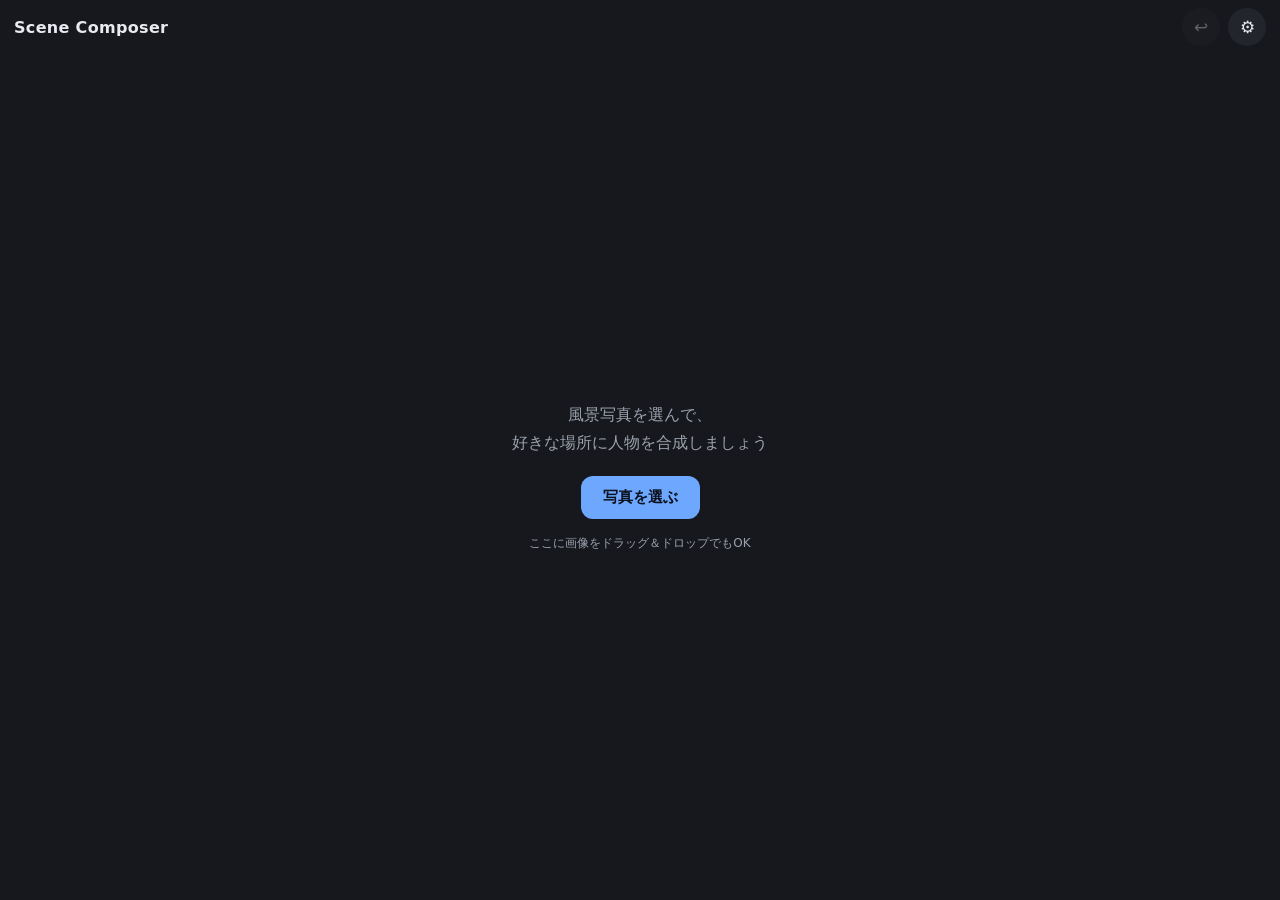
<file: photo-composer/index.html>
<!DOCTYPE html>
<html lang="ja">
<head>
<meta charset="utf-8">
<meta name="viewport" content="width=device-width, initial-scale=1, viewport-fit=cover">
<title>Scene Composer — 風景に人物を合成</title>
<meta name="theme-color" content="#16181d">
<link rel="manifest" href="manifest.webmanifest">
<link rel="icon" href="icons/icon-192.png" type="image/png">
<link rel="apple-touch-icon" href="icons/apple-touch-icon.png">
<link rel="stylesheet" href="style.css">
</head>
<body>

<header id="topbar">
  <h1>Scene Composer</h1>
  <span class="spacer"></span>
  <button id="undoBtn" class="icon-btn" title="元に戻す" disabled>↩</button>
  <button id="settingsBtn" class="icon-btn" title="設定">⚙</button>
</header>

<main id="stageWrap">
  <div id="emptyState">
    <p>風景写真を選んで、<br>好きな場所に人物を合成しましょう</p>
    <button id="pickBgBtn" class="primary">写真を選ぶ</button>
    <p class="hint-text">ここに画像をドラッグ＆ドロップでもOK</p>
  </div>
  <canvas id="stage" hidden></canvas>
  <div id="placementHint" hidden>写真をタップして人物を配置</div>
</main>

<footer id="toolbar" hidden>
  <button id="genBtn">✨<span>人物を生成</span></button>
  <button id="libBtn">👤<span>ライブラリ</span></button>
  <button id="changeBgBtn">🖼<span>写真</span></button>
  <button id="exportBtn">⬇<span>保存</span></button>
</footer>

<input type="file" id="bgInput" accept="image/*" hidden>

<!-- 選択レイヤーの調整パネル -->
<div id="adjustSheet" class="sheet" hidden>
  <div class="sheet-handle"></div>
  <label>大きさ
    <input type="range" id="sizeSlider" step="0.005">
  </label>
  <label>色なじみ
    <input type="range" id="matchSlider" min="0" max="1" step="0.05">
  </label>
  <label>影の濃さ
    <input type="range" id="shadowOpacitySlider" min="0" max="1" step="0.05">
  </label>
  <label>影のぼかし
    <input type="range" id="shadowBlurSlider" min="0" max="1" step="0.05">
  </label>
  <label>影の向き
    <input type="range" id="shadowDirSlider" min="-1" max="1" step="0.05">
  </label>
  <div class="sheet-actions">
    <button id="flipBtn">⇄ 反転</button>
    <button id="deleteBtn" class="danger">🗑 削除</button>
    <button id="closeAdjustBtn">完了</button>
  </div>
</div>

<!-- 人物生成モーダル -->
<div id="genModal" class="modal" hidden>
  <div class="modal-box">
    <h2>人物を生成</h2>
    <div id="presetChips" class="chips"></div>
    <textarea id="promptInput" rows="3"
      placeholder="例：白いワンピースの女の子が立っている後ろ姿"></textarea>
    <button id="runGenBtn" class="primary">✨ 生成する</button>
    <p id="genStatus" class="status" hidden></p>

    <div class="or-divider"><span>または（無料・APIキー不要）</span></div>
    <div class="alt-actions">
      <button id="importBtn" class="alt-btn">🖼 画像を取り込む</button>
      <button id="pasteImportBtn" class="alt-btn">📋 貼り付けて取り込む</button>
    </div>
    <p class="hint-text">切り抜き済みの透過PNGはそのまま使えます。背景つきの写真は「切り抜きの調整」で背景色をスポイト指定して抜けます。コピーした画像は Ctrl/⌘+V でも取り込めます。</p>
    <input type="file" id="importInput" accept="image/*" hidden>

    <details id="externalGen">
      <summary>🤖 外部の無料AIで生成して取り込む手順</summary>
      <ol class="hint-text steps">
        <li>下のボタンで生成用プロンプトをコピー</li>
        <li><a href="https://aistudio.google.com/generate-image" target="_blank" rel="noopener">Google AI Studio（画像生成）</a>（無料）や
            <a href="https://copilot.microsoft.com" target="_blank" rel="noopener">Copilot</a> に貼り付けて生成</li>
        <li>できた画像をコピー（またはスマホなら保存→共有）</li>
        <li>ここに戻って「📋 貼り付けて取り込む」</li>
      </ol>
      <button id="copyPromptBtn">📋 生成用プロンプトをコピー</button>
    </details>

    <div id="genResult" hidden>
      <div class="preview-wrap checker">
        <canvas id="genPreview"></canvas>
      </div>
      <details id="keyTools">
        <summary>切り抜きの調整（うまく抜けないとき）</summary>
        <label>抜き具合
          <input type="range" id="keyToleranceSlider" min="10" max="120" step="2" value="60">
        </label>
        <button id="eyedropperBtn">🖊 背景色を選び直す</button>
        <p class="hint-text" id="eyedropHint" hidden>元画像の背景部分をタップしてください</p>
        <div class="preview-wrap" id="rawWrap" hidden>
          <canvas id="rawPreview"></canvas>
        </div>
      </details>
      <div class="modal-actions">
        <button id="placeGenBtn" class="primary">この人物を配置</button>
        <button id="discardGenBtn">破棄</button>
      </div>
    </div>
    <button class="modal-close" data-close="genModal">×</button>
  </div>
</div>

<!-- 人物ライブラリ -->
<div id="libModal" class="modal" hidden>
  <div class="modal-box">
    <h2>人物ライブラリ</h2>
    <p class="hint-text">生成した人物はここに保存され、何度でも使えます</p>
    <div id="libGrid" class="lib-grid"></div>
    <p id="libEmpty" class="hint-text">まだ人物がいません。「人物を生成」から作ってみましょう。</p>
    <button class="modal-close" data-close="libModal">×</button>
  </div>
</div>

<!-- 設定 -->
<div id="settingsModal" class="modal" hidden>
  <div class="modal-box">
    <h2>設定</h2>
    <label class="field">画像生成サービス
      <select id="providerSelect"></select>
    </label>
    <label class="field" id="apiKeyLabel">APIキー
      <input type="password" id="apiKeyInput" placeholder="">
    </label>
    <p class="hint-text" id="keyHelp"></p>
    <p class="hint-text">
      キーはこの端末（ブラウザ）内にのみ保存され、選んだサービスの API への送信以外には使われません。
    </p>
    <div class="modal-actions">
      <button id="saveKeyBtn" class="primary">保存</button>
      <button id="clearKeyBtn">キーを削除</button>
    </div>
    <button class="modal-close" data-close="settingsModal">×</button>
  </div>
</div>

<!-- 書き出し -->
<div id="exportModal" class="modal" hidden>
  <div class="modal-box">
    <h2>書き出し</h2>
    <p class="hint-text">元の写真と同じ解像度で保存します</p>
    <div class="modal-actions">
      <button id="exportJpegBtn" class="primary">JPEGで保存</button>
      <button id="exportPngBtn">PNGで保存</button>
      <button id="shareBtn" hidden>共有…</button>
    </div>
    <p id="exportStatus" class="status" hidden></p>
    <button class="modal-close" data-close="exportModal">×</button>
  </div>
</div>

<!-- 共有シートから受け取った画像の使い道を選ぶ -->
<div id="shareModal" class="modal" hidden>
  <div class="modal-box">
    <h2>共有された画像</h2>
    <p class="hint-text">受け取った画像をどう使いますか？</p>
    <div class="modal-actions">
      <button id="sharedAsPersonBtn" class="primary">人物として取り込む</button>
      <button id="sharedAsBgBtn">背景写真にする</button>
    </div>
    <button class="modal-close" data-close="shareModal">×</button>
  </div>
</div>

<div id="toast" hidden></div>

<script type="module" src="app.js"></script>
</body>
</html>
</file>
<file: photo-composer/style.css>
/* Scene Composer — スマホファーストUI */
* { box-sizing: border-box; margin: 0; padding: 0; }

:root {
  --bg: #16181d;
  --panel: #22252c;
  --panel-2: #2b2f38;
  --text: #e8eaf0;
  --muted: #9aa1ad;
  --accent: #6ea8fe;
  --danger: #ff6b6b;
  --radius: 12px;
}

html, body {
  height: 100%;
  background: var(--bg);
  color: var(--text);
  font-family: system-ui, -apple-system, "Hiragino Sans", "Noto Sans JP", sans-serif;
  overscroll-behavior: none;
}

body {
  display: flex;
  flex-direction: column;
}

/* ---- top bar ---- */
#topbar {
  display: flex;
  align-items: center;
  gap: 8px;
  padding: calc(env(safe-area-inset-top) + 8px) 14px 8px;
}
#topbar h1 { font-size: 16px; font-weight: 600; letter-spacing: .02em; }
.spacer { flex: 1; }
.icon-btn {
  width: 38px; height: 38px;
  border: none; border-radius: 50%;
  background: var(--panel); color: var(--text);
  font-size: 17px;
  cursor: pointer;
}
.icon-btn:disabled { opacity: .35; }

/* ---- stage ---- */
#stageWrap {
  flex: 1;
  position: relative;
  display: flex;
  align-items: center;
  justify-content: center;
  overflow: hidden;
  padding: 6px;
  min-height: 0;
}
#stage {
  max-width: 100%;
  max-height: 100%;
  touch-action: none;
  border-radius: 6px;
  box-shadow: 0 4px 24px rgba(0,0,0,.45);
}
#emptyState {
  text-align: center;
  color: var(--muted);
  line-height: 1.8;
  padding: 24px;
}
#emptyState .primary { margin: 18px 0 6px; }
#placementHint {
  position: absolute;
  top: 12px; left: 50%;
  transform: translateX(-50%);
  background: rgba(110,168,254,.92);
  color: #0c1220;
  font-size: 13px; font-weight: 600;
  padding: 8px 16px;
  border-radius: 999px;
  pointer-events: none;
  white-space: nowrap;
}

/* ---- toolbar ---- */
#toolbar {
  display: flex;
  gap: 6px;
  padding: 8px 10px calc(env(safe-area-inset-bottom) + 10px);
  background: var(--panel);
}
#toolbar button {
  flex: 1;
  display: flex;
  flex-direction: column;
  align-items: center;
  gap: 3px;
  padding: 8px 4px;
  border: none;
  border-radius: var(--radius);
  background: transparent;
  color: var(--text);
  font-size: 17px;
  cursor: pointer;
}
#toolbar button span { font-size: 11px; color: var(--muted); }
#toolbar button:active { background: var(--panel-2); }

/* ---- buttons ---- */
button.primary {
  background: var(--accent);
  color: #0c1220;
  border: none;
  border-radius: var(--radius);
  padding: 12px 22px;
  font-size: 15px;
  font-weight: 700;
  cursor: pointer;
}
button.danger { color: var(--danger); }

/* ---- adjust sheet ---- */
.sheet {
  position: fixed;
  left: 0; right: 0; bottom: 0;
  background: var(--panel);
  border-radius: 18px 18px 0 0;
  padding: 10px 18px calc(env(safe-area-inset-bottom) + 14px);
  box-shadow: 0 -6px 30px rgba(0,0,0,.5);
  z-index: 30;
}
.sheet-handle {
  width: 42px; height: 4px;
  border-radius: 2px;
  background: var(--muted);
  margin: 0 auto 10px;
  opacity: .5;
}
.sheet label {
  display: grid;
  grid-template-columns: 5.5em 1fr;
  align-items: center;
  gap: 10px;
  font-size: 13px;
  color: var(--muted);
  margin: 8px 0;
}
input[type="range"] {
  width: 100%;
  accent-color: var(--accent);
  height: 26px;
}
.sheet-actions {
  display: flex;
  gap: 8px;
  margin-top: 10px;
}
.sheet-actions button {
  flex: 1;
  padding: 10px;
  border: none;
  border-radius: var(--radius);
  background: var(--panel-2);
  color: var(--text);
  font-size: 14px;
  cursor: pointer;
}

/* ---- modal ---- */
.modal {
  position: fixed;
  inset: 0;
  background: rgba(0,0,0,.6);
  display: flex;
  align-items: flex-end;
  justify-content: center;
  z-index: 40;
}
.modal-box {
  position: relative;
  width: 100%;
  max-width: 560px;
  max-height: 88vh;
  overflow-y: auto;
  background: var(--panel);
  border-radius: 18px 18px 0 0;
  padding: 20px 18px calc(env(safe-area-inset-bottom) + 18px);
}
@media (min-width: 600px) {
  .modal { align-items: center; }
  .modal-box { border-radius: 18px; }
}
.modal-box h2 { font-size: 16px; margin-bottom: 12px; }
.modal-close {
  position: absolute;
  top: 10px; right: 12px;
  width: 34px; height: 34px;
  border: none; border-radius: 50%;
  background: var(--panel-2);
  color: var(--text);
  font-size: 17px;
  cursor: pointer;
}
.modal-actions { display: flex; gap: 8px; margin-top: 14px; flex-wrap: wrap; }
.modal-actions button {
  flex: 1;
  min-width: 110px;
  padding: 12px;
  border: none;
  border-radius: var(--radius);
  background: var(--panel-2);
  color: var(--text);
  font-size: 14px;
  cursor: pointer;
}
.modal-actions button.primary { background: var(--accent); color: #0c1220; font-weight: 700; }

.field { display: block; font-size: 13px; color: var(--muted); }
.field input {
  display: block;
  width: 100%;
  margin-top: 6px;
  padding: 12px;
  border: 1px solid #3a3f4a;
  border-radius: var(--radius);
  background: var(--bg);
  color: var(--text);
  font-size: 15px;
}
textarea {
  width: 100%;
  margin: 10px 0;
  padding: 12px;
  border: 1px solid #3a3f4a;
  border-radius: var(--radius);
  background: var(--bg);
  color: var(--text);
  font-size: 15px;
  resize: vertical;
}
a { color: var(--accent); }

/* ---- generate modal ---- */
.chips { display: flex; flex-wrap: wrap; gap: 6px; }
.chips button {
  border: 1px solid #3a3f4a;
  background: var(--bg);
  color: var(--text);
  border-radius: 999px;
  padding: 7px 12px;
  font-size: 12px;
  cursor: pointer;
}
.chips button.active { border-color: var(--accent); color: var(--accent); }

.status { font-size: 13px; color: var(--muted); margin-top: 10px; }
.status.error { color: var(--danger); }

.or-divider {
  display: flex;
  align-items: center;
  gap: 10px;
  margin: 16px 0 10px;
  color: var(--muted);
  font-size: 12px;
}
.or-divider::before, .or-divider::after {
  content: "";
  flex: 1;
  height: 1px;
  background: #3a3f4a;
}
.alt-actions { display: flex; gap: 8px; flex-wrap: wrap; }
.alt-btn {
  flex: 1;
  min-width: 150px;
  border: 1px solid #3a3f4a;
  background: var(--bg);
  color: var(--text);
  border-radius: var(--radius);
  padding: 12px;
  font-size: 14px;
  cursor: pointer;
}
.alt-btn:active { background: var(--panel-2); }

#externalGen { margin-top: 12px; font-size: 13px; color: var(--muted); }
#externalGen summary { cursor: pointer; padding: 6px 0; }
#externalGen .steps { margin: 8px 0 10px 1.4em; }
#externalGen .steps li { margin: 4px 0; }
#externalGen button {
  border: 1px solid #3a3f4a;
  background: var(--bg);
  color: var(--text);
  border-radius: var(--radius);
  padding: 8px 12px;
  font-size: 13px;
  cursor: pointer;
}

.preview-wrap {
  margin-top: 12px;
  border-radius: var(--radius);
  overflow: hidden;
  display: flex;
  justify-content: center;
  background: var(--bg);
}
.preview-wrap canvas { max-width: 100%; max-height: 46vh; }
.checker {
  background-image:
    linear-gradient(45deg, #333 25%, transparent 25%, transparent 75%, #333 75%),
    linear-gradient(45deg, #333 25%, transparent 25%, transparent 75%, #333 75%);
  background-color: #444;
  background-size: 18px 18px;
  background-position: 0 0, 9px 9px;
}
#keyTools { margin-top: 10px; font-size: 13px; color: var(--muted); }
#keyTools summary { cursor: pointer; padding: 6px 0; }
#keyTools label {
  display: grid;
  grid-template-columns: 5.5em 1fr;
  align-items: center;
  gap: 10px;
  margin: 8px 0;
}
#keyTools button {
  border: 1px solid #3a3f4a;
  background: var(--bg);
  color: var(--text);
  border-radius: var(--radius);
  padding: 8px 12px;
  font-size: 13px;
  cursor: pointer;
}

/* ---- library ---- */
.lib-grid {
  display: grid;
  grid-template-columns: repeat(auto-fill, minmax(96px, 1fr));
  gap: 10px;
  margin-top: 12px;
}
.lib-item {
  position: relative;
  border-radius: var(--radius);
  overflow: hidden;
  background: var(--panel-2);
  cursor: pointer;
  aspect-ratio: 2 / 3;
}
.lib-item img { width: 100%; height: 100%; object-fit: contain; }
.lib-item .del {
  position: absolute;
  top: 4px; right: 4px;
  width: 26px; height: 26px;
  border: none; border-radius: 50%;
  background: rgba(0,0,0,.55);
  color: #fff;
  font-size: 13px;
  cursor: pointer;
}

.hint-text { font-size: 12px; color: var(--muted); line-height: 1.7; margin-top: 8px; }

/* ---- toast ---- */
#toast {
  position: fixed;
  bottom: calc(env(safe-area-inset-bottom) + 86px);
  left: 50%;
  transform: translateX(-50%);
  background: rgba(20,22,27,.95);
  border: 1px solid #3a3f4a;
  color: var(--text);
  font-size: 13px;
  padding: 10px 18px;
  border-radius: 999px;
  z-index: 60;
  max-width: 88vw;
  text-align: center;
}

[hidden] { display: none !important; }
</file>
